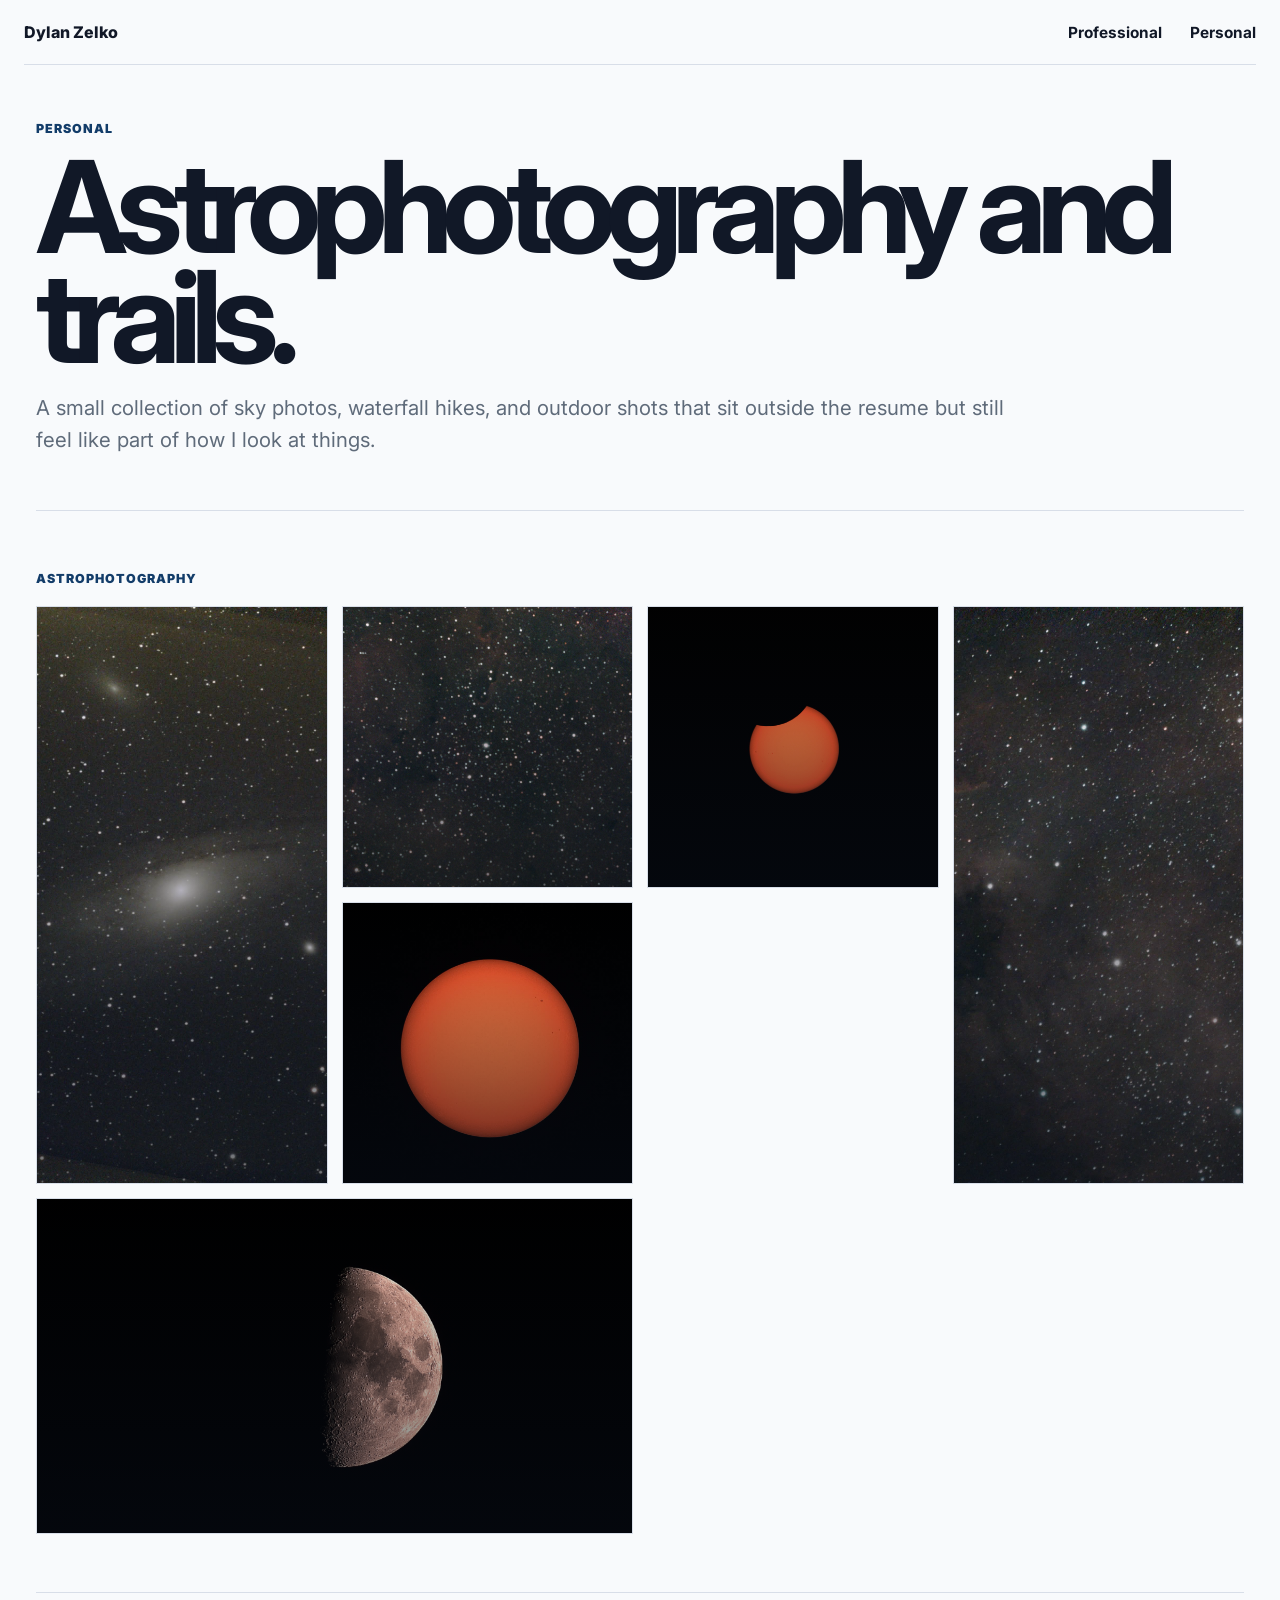
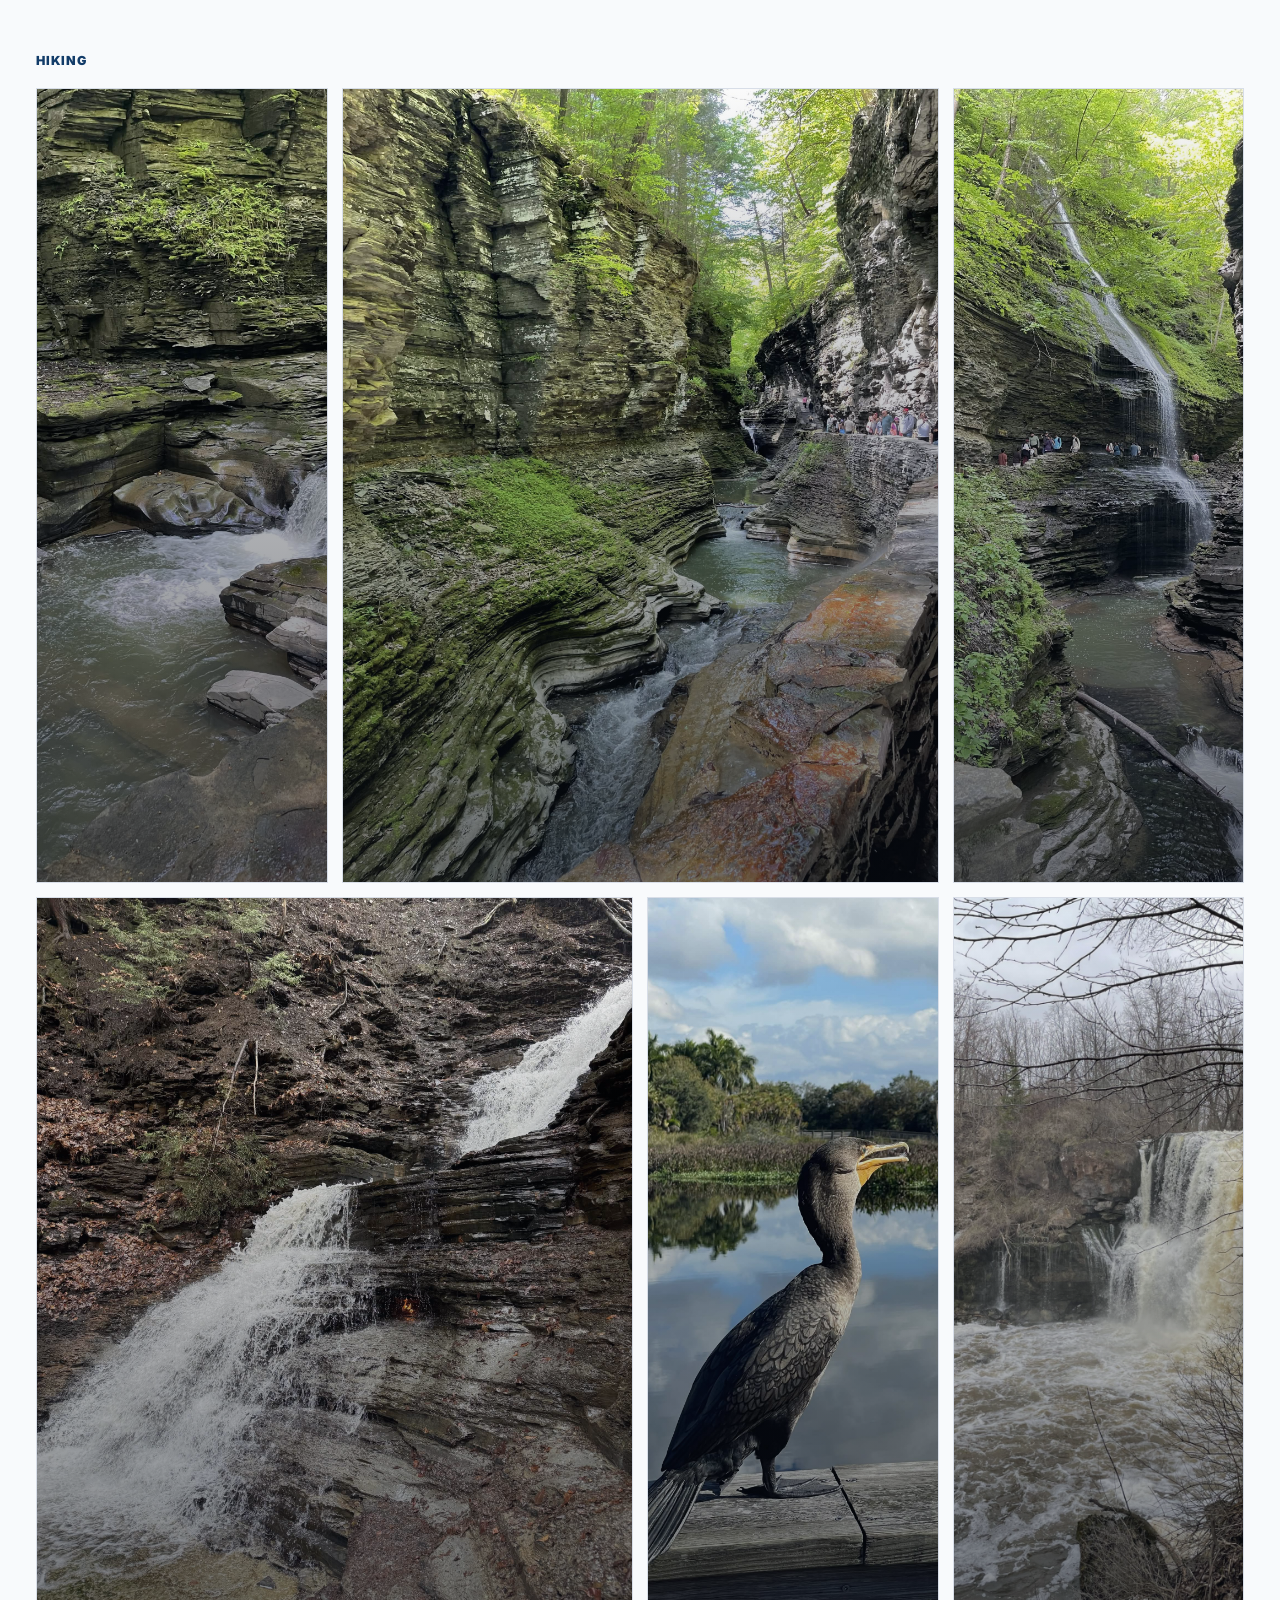
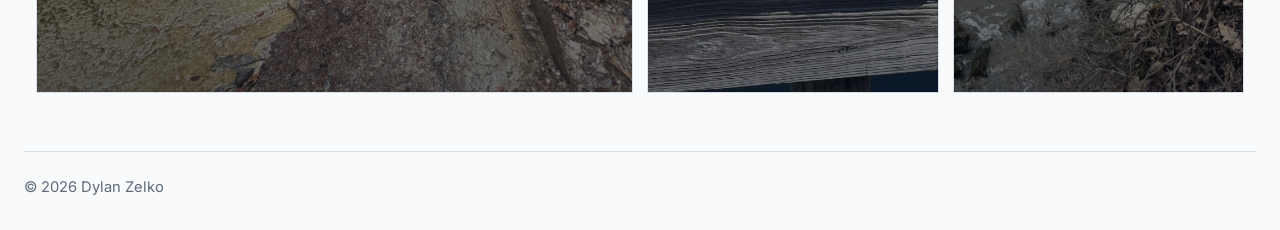
<file: personal.html>
<!DOCTYPE html>
<html lang="en">
<head>
  <meta charset="utf-8">
  <meta name="viewport" content="width=device-width, initial-scale=1">
  <meta name="description" content="Astrophotography and hiking photos by Dylan Zelko.">
  <title>Dylan Zelko | Personal</title>
  <link rel="preconnect" href="https://fonts.googleapis.com">
  <link rel="preconnect" href="https://fonts.gstatic.com" crossorigin>
  <link href="https://fonts.googleapis.com/css2?family=Inter:wght@400;500;600;700;800&display=swap" rel="stylesheet">
  <link rel="stylesheet" href="styles.css?v=20260817-personal-wide-title">
</head>
<body class="personal-page">
  <header class="site-header">
    <a class="brand" href="index.html">Dylan Zelko</a>
    <nav aria-label="Primary navigation">
      <a href="index.html">Professional</a>
      <a class="active" href="personal.html">Personal</a>
    </nav>
  </header>

  <main>
    <section class="personal-intro reveal">
      <div>
        <p class="eyebrow">Personal</p>
        <h1>Astrophotography and trails.</h1>
        <p class="lede">A small collection of sky photos, waterfall hikes, and outdoor shots that sit outside the resume but still feel like part of how I look at things.</p>
      </div>
    </section>

    <section class="section photo-section reveal" id="astrophotography">
      <div class="section-heading">
        <p class="eyebrow">Astrophotography</p>
      </div>
      <div class="gallery-grid">
        <button class="gallery-item tall" data-title="Deep Sky Field" data-image="assets/personal-astro-01.jpg">
          <img src="assets/personal-astro-01.jpg" alt="Astrophotography star field with faint nebula detail">
        </button>
        <button class="gallery-item" data-title="Galaxy Field" data-image="assets/personal-astro-02.jpg">
          <img src="assets/personal-astro-02.jpg" alt="Astrophotography star field with a bright galaxy">
        </button>
        <button class="gallery-item" data-title="Solar Eclipse" data-image="assets/personal-solar-eclipse.jpg">
          <img src="assets/personal-solar-eclipse.jpg" alt="Solar eclipse photo with the sun partially covered">
        </button>
        <button class="gallery-item tall" data-title="Nebula Detail" data-image="assets/personal-astro-03.jpg">
          <img src="assets/personal-astro-03.jpg" alt="Astrophotography image with stars and reddish nebula structure">
        </button>
        <button class="gallery-item" data-title="Solar Disc" data-image="assets/personal-solar-disc.jpg">
          <img src="assets/personal-solar-disc.jpg" alt="Orange solar disc against a black sky">
        </button>
        <button class="gallery-item wide" data-title="Lunar Detail" data-image="assets/personal-moon-detail.png">
          <img src="assets/personal-moon-detail.png" alt="Detailed half moon against a black sky">
        </button>
      </div>
    </section>

    <section class="section photo-section reveal" id="hiking">
      <div class="section-heading">
        <p class="eyebrow">Hiking</p>
      </div>
      <div class="gallery-grid hiking-gallery">
        <button class="gallery-item" data-title="Layered Gorge" data-image="assets/personal-hiking-01.jpg">
          <img src="assets/personal-hiking-01.jpg" alt="Layered rock wall and rushing water in a gorge">
        </button>
        <button class="gallery-item wide" data-title="Watkins Glen Trail" data-image="assets/personal-hiking-02.jpg">
          <img src="assets/personal-hiking-02.jpg" alt="Green gorge trail with stone walls and water below">
        </button>
        <button class="gallery-item" data-title="Waterfall Trail" data-image="assets/personal-hiking-03.jpg">
          <img src="assets/personal-hiking-03.jpg" alt="Tall waterfall flowing through a green rock gorge">
        </button>
        <button class="gallery-item wide" data-title="Cascading Falls" data-image="assets/personal-hiking-04.jpg">
          <img src="assets/personal-hiking-04.jpg" alt="Cascading waterfall over layered rock">
        </button>
        <button class="gallery-item" data-title="Wetlands Wildlife" data-image="assets/personal-wildlife-01.jpg">
          <img src="assets/personal-wildlife-01.jpg" alt="Reflective wetlands scene with blue sky and water">
        </button>
        <button class="gallery-item" data-title="Waterfall Overlook" data-image="assets/personal-waterfall-02.jfif">
          <img src="assets/personal-waterfall-02.jfif" alt="Waterfall rushing through a wooded ravine">
        </button>
      </div>
    </section>
  </main>

  <div class="lightbox" role="dialog" aria-modal="true" aria-label="Gallery preview">
    <button class="lightbox-close" type="button" aria-label="Close preview">&times;</button>
    <div class="lightbox-art"></div>
    <h2></h2>
  </div>

  <footer>
    <span>&copy; <span id="year"></span> Dylan Zelko</span>
  </footer>

  <script src="script.js?v=20260817-personal-redesign"></script>
</body>
</html>
</file>
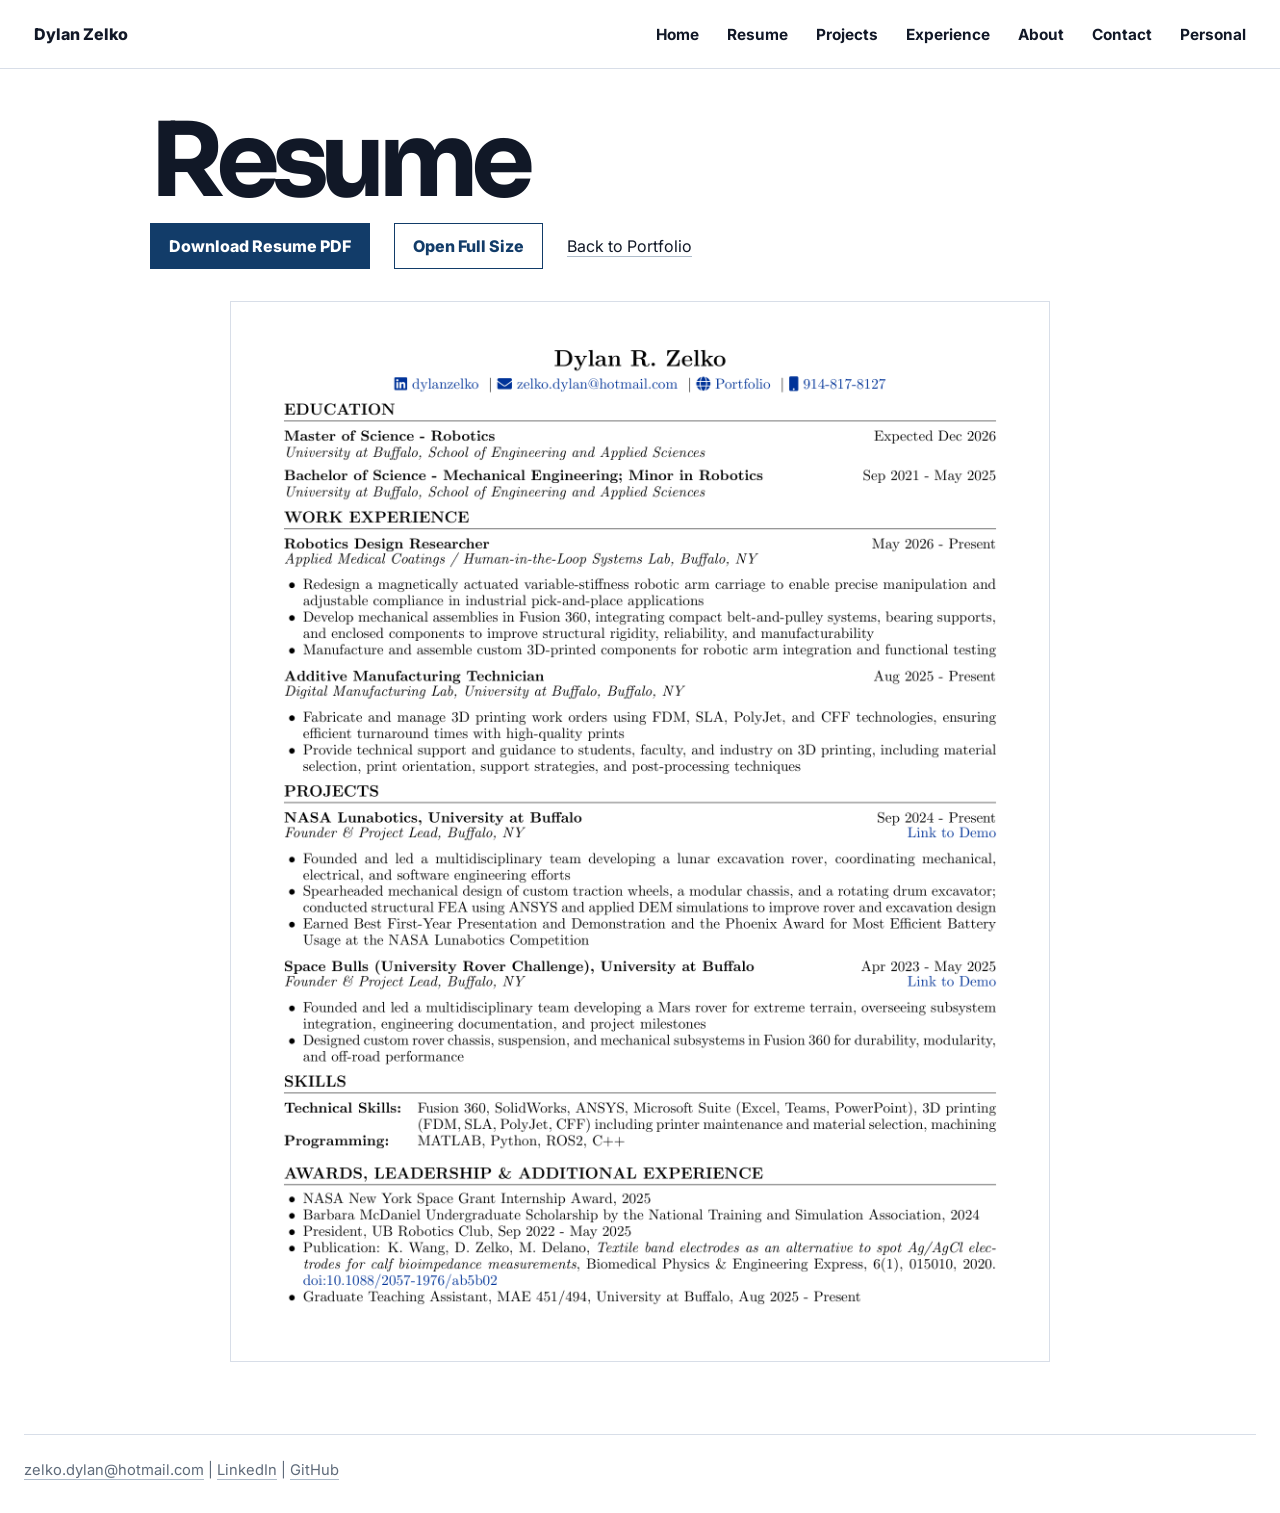
<file: resume.html>
<!DOCTYPE html>
<html lang="en">
<head>
  <meta charset="utf-8">
  <meta name="viewport" content="width=device-width, initial-scale=1">
  <meta name="description" content="Resume for Dylan Zelko, mechanical and robotics engineer.">
  <title>Dylan Zelko | Resume</title>
  <link rel="preconnect" href="https://fonts.googleapis.com">
  <link rel="preconnect" href="https://fonts.gstatic.com" crossorigin>
  <link href="https://fonts.googleapis.com/css2?family=Inter:wght@400;500;600;700;800;900&family=Sora:wght@700;800&display=swap" rel="stylesheet">
  <link rel="stylesheet" href="styles.css?v=20260831-no-fade-resume-size">
</head>
<body class="resume-page">
  <header class="site-nav">
    <a class="brand" href="index.html#top">Dylan Zelko</a>
    <nav aria-label="Primary navigation">
      <a href="index.html#top">Home</a>
      <a href="resume.html">Resume</a>
      <a href="index.html#projects">Projects</a>
      <a href="index.html#experience">Experience</a>
      <a href="index.html#about">About</a>
      <a href="index.html#contact">Contact</a>
      <a href="personal.html">Personal</a>
    </nav>
  </header>

  <main class="resume-main">
    <section class="resume-header reveal">
      <h1>Resume</h1>
      <div class="resume-actions">
        <a class="resume-button" href="resume.pdf" download>Download Resume PDF</a>
        <a class="resume-button secondary" href="resume.pdf" target="_blank" rel="noreferrer">Open Full Size</a>
        <a href="index.html#top">Back to Portfolio</a>
      </div>
    </section>

    <section class="resume-preview reveal" aria-label="Resume preview">
      <img src="assets/resume-preview.png" alt="Resume preview for Dylan Zelko">
    </section>
  </main>

  <footer>
    <a href="mailto:zelko.dylan@hotmail.com">zelko.dylan@hotmail.com</a>
    <span> | </span>
    <a href="https://linkedin.com/in/dylanzelko" target="_blank" rel="noreferrer">LinkedIn</a>
    <span> | </span>
    <a href="https://github.com/dylanzelko" target="_blank" rel="noreferrer">GitHub</a>
  </footer>

  <script src="script.js?v=20260611-projects"></script>
</body>
</html>
</file>
<file: styles.css>
:root {
  --bg: #ffffff;
  --text: #111827;
  --muted: #5f6b7a;
  --navy: #123c69;
  --line: #d8dee8;
  --panel: #f6f8fb;
  --max: 1880px;
}

* {
  box-sizing: border-box;
}

html {
  scroll-behavior: smooth;
}

body {
  margin: 0;
  background: var(--bg);
  color: var(--text);
  font-family: Inter, system-ui, -apple-system, BlinkMacSystemFont, "Segoe UI", sans-serif;
}

a {
  color: inherit;
  text-decoration-color: rgba(18, 60, 105, 0.35);
  text-underline-offset: 4px;
}

.site-nav {
  position: absolute;
  top: 0;
  left: 50%;
  transform: translateX(-50%);
  z-index: 10;
  display: flex;
  align-items: center;
  justify-content: flex-end;
  width: 100%;
  margin: 0;
  padding: 28px 34px;
  background: linear-gradient(180deg, rgba(0, 0, 0, 0.36), rgba(0, 0, 0, 0));
  border-bottom: 0;
  backdrop-filter: none;
  filter: drop-shadow(0 8px 22px rgba(0, 0, 0, 0.28));
}

.brand {
  display: none;
  color: #fff;
  font-weight: 800;
  text-decoration: none;
  text-shadow: 0 2px 16px rgba(0,0,0,0.5);
}

.resume-page .site-nav {
  position: sticky;
  left: auto;
  transform: none;
  justify-content: space-between;
  padding: 24px 34px;
  background: rgba(255, 255, 255, 0.94);
  border-bottom: 1px solid var(--line);
  filter: none;
}

.resume-page .brand {
  display: block;
  color: var(--text);
  text-shadow: none;
}

.resume-page nav a {
  color: var(--text);
  text-shadow: none;
}

.resume-page nav a::after {
  background: var(--navy);
}

nav {
  display: flex;
  gap: 28px;
  justify-content: flex-end;
}

nav a {
  position: relative;
  color: #fff;
  font-size: 0.96rem;
  font-weight: 700;
  text-decoration: none;
  text-shadow:
    0 1px 3px rgba(0,0,0,0.9),
    0 4px 18px rgba(0,0,0,0.65);
  transition: color 0.2s ease, transform 0.2s ease;
}

nav a::after {
  content: "";
  position: absolute;
  left: 0;
  right: 0;
  bottom: -7px;
  height: 2px;
  background: #fff;
  transform: scaleX(0);
  transform-origin: right;
  transition: transform 0.22s ease;
}

nav a:hover {
  color: #ffffff;
  transform: translateY(-1px);
}

nav a:hover::after {
  transform: scaleX(1);
  transform-origin: left;
}

main,
footer {
  width: min(var(--max), calc(100% - 48px));
  margin: 0 auto;
}

.photo-hero {
  position: relative;
  left: 50%;
  width: 100vw;
  min-height: calc(100vh - 72px);
  display: grid;
  align-items: end;
  overflow: hidden;
  margin-top: 0;
  margin-left: -50vw;
  border: 0;
  background: #000;
}

.photo-hero img {
  position: absolute;
  inset: 0;
  width: 100%;
  height: 100%;
  object-fit: cover;
  object-position: center 46%;
}

.photo-hero-content {
  position: relative;
  z-index: 1;
  max-width: 880px;
  padding: clamp(28px, 6vw, 64px);
  color: #fff;
  text-shadow: 0 2px 22px rgba(0, 0, 0, 0.72);
}

.photo-hero .kicker {
  color: #fff;
}

.photo-hero-content p:not(.kicker) {
  max-width: 760px;
  color: rgba(255, 255, 255, 0.9);
  font-size: clamp(1.02rem, 1.55vw, 1.24rem);
  line-height: 1.55;
}

.hero-contact {
  display: flex;
  flex-wrap: wrap;
  gap: 10px 22px;
  margin-top: 24px;
}

.hero-contact a {
  color: #fff;
  font-weight: 800;
  text-decoration-color: rgba(255, 255, 255, 0.55);
}

.kicker {
  margin: 0 0 12px;
  color: var(--navy);
  font-size: 1rem;
  font-weight: 800;
}

h1,
h2,
h3,
p {
  margin-top: 0;
}

h1 {
  margin-bottom: 34px;
  font-family: Sora, Inter, sans-serif;
  font-size: clamp(4.2rem, 12vw, 8.8rem);
  line-height: 0.92;
  letter-spacing: -0.08em;
}

.photo-hero h1 {
  margin-bottom: 22px;
  margin-left: -0.07em;
}

h2 {
  margin-bottom: 16px;
  font-size: clamp(1.55rem, 3vw, 2.35rem);
  letter-spacing: -0.03em;
}

h3 {
  margin-bottom: 8px;
  font-size: 1.12rem;
}

p,
li {
  color: var(--muted);
  line-height: 1.65;
}

.split-section {
  display: grid;
  grid-template-columns: repeat(2, minmax(0, 1fr));
  gap: 28px;
}

.split-section > div {
  padding-top: 24px;
  border-top: 1px solid var(--line);
}

.content-section {
  padding: 48px 0;
  border-top: 1px solid var(--line);
}

.project-section {
  position: relative;
  left: 50%;
  width: 100vw;
  margin-left: -50vw;
  padding: 62px 0;
}

.project-section .section-row,
.project-section .project-list {
  width: min(var(--max), calc(100vw - 48px));
  margin-left: auto;
  margin-right: auto;
}

.experience-list {
  display: grid;
  gap: 0;
  margin-top: 28px;
  border-top: 1px solid var(--line);
}

.experience-list article {
  position: relative;
  display: grid;
  grid-template-columns: 220px minmax(0, 1fr);
  gap: 36px;
  padding: 28px 0 28px 34px;
  border-bottom: 1px solid var(--line);
}

#experience .experience-list article:has(.experience-photo) {
  grid-template-columns: minmax(280px, 0.72fr) minmax(0, 1fr) 180px;
  grid-template-rows: 1fr auto 1fr;
  column-gap: 34px;
  row-gap: 0;
  align-items: start;
  padding: 30px 0;
}

.experience-list article::before {
  content: "";
  position: absolute;
  left: 8px;
  top: 0;
  bottom: 0;
  width: 2px;
  background: var(--line);
}

.experience-list article::after {
  content: "";
  position: absolute;
  left: 1px;
  top: 34px;
  width: 16px;
  height: 16px;
  border: 3px solid var(--navy);
  border-radius: 50%;
  background: #fff;
}

.experience-list time {
  color: var(--navy);
  font-size: 0.82rem;
  font-weight: 900;
  letter-spacing: 0.08em;
  text-transform: uppercase;
}

.experience-photo {
  width: 100%;
  aspect-ratio: 16 / 10;
  object-fit: cover;
  border: 1px solid var(--line);
  background: var(--panel);
}

.experience-photo.experience-logo {
  object-fit: contain;
  padding: 20px;
  background: #fff;
}

#experience .experience-list article .experience-photo {
  grid-column: 1;
  grid-row: 1 / -1;
}

#experience .experience-list article:has(.experience-photo) time {
  grid-column: 3;
  grid-row: 2;
  align-self: start;
  padding-top: 3px;
}

#experience .experience-list article:has(.experience-photo) div {
  grid-column: 2;
  grid-row: 2;
}

#experience .experience-list article:has(.experience-photo) time {
  margin-top: 0;
}

#experience .experience-list article:has(.experience-photo)::before,
#experience .experience-list article:has(.experience-photo)::after {
  display: none;
}

.experience-list h3 {
  margin-bottom: 6px;
}

.experience-list p {
  max-width: 820px;
  margin: 0;
}

.timeline-axis {
  display: grid;
  grid-template-columns: repeat(4, 1fr);
  margin: 0 0 18px;
  padding-bottom: 10px;
  border-bottom: 2px solid #111827;
  color: #111827;
  font-weight: 900;
}

.duration-timeline article {
  display: grid;
  grid-template-columns: minmax(0, 0.42fr) minmax(340px, 0.58fr);
  gap: 34px;
  align-items: center;
}

.duration-timeline article.right {
  grid-template-columns: minmax(340px, 0.58fr) minmax(0, 0.42fr);
}

.duration-card {
  padding: 20px 22px;
  border: 1px solid var(--line);
  background: #fff;
  box-shadow: 0 14px 32px rgba(15, 23, 42, 0.07);
}

.duration-card span {
  display: block;
  margin-bottom: 8px;
  color: var(--navy);
  font-size: 0.78rem;
  font-weight: 900;
  letter-spacing: 0.08em;
  text-transform: uppercase;
}

.duration-card h3 {
  margin: 0 0 8px;
}

.duration-card p {
  margin: 0;
}

.duration-line {
  position: relative;
  height: 58px;
  border-top: 4px solid #111827;
}

.duration-line::before,
.duration-line::after {
  content: "";
  position: absolute;
  top: -14px;
  width: 20px;
  height: 20px;
  border: 4px solid #111827;
  border-radius: 50%;
  background: #fff;
}

.duration-line::before {
  left: var(--start);
}

.duration-line::after {
  left: var(--end);
  transform: translateX(-100%);
}

.duration-timeline article.left .duration-line {
  grid-column: 2;
  grid-row: 1;
}

.duration-timeline article.left .duration-card {
  grid-column: 1;
  grid-row: 1;
}

.duration-timeline article.right .duration-line {
  grid-column: 1;
  grid-row: 1;
}

.duration-timeline article.right .duration-card {
  grid-column: 2;
  grid-row: 1;
}

time {
  color: var(--navy);
  font-weight: 800;
}

.section-row {
  display: flex;
  align-items: center;
  justify-content: space-between;
  gap: 20px;
}

.section-row > a {
  color: var(--navy);
  font-weight: 700;
}

.project-list {
  display: grid;
  grid-template-columns: repeat(3, minmax(0, 1fr));
  gap: 18px;
}

.project-list article {
  min-width: 0;
}

.project-photo {
  position: relative;
  display: block;
  width: 100%;
  padding: 0;
  border: 1px solid var(--line);
  background: #fff;
  color: #fff;
  cursor: pointer;
  overflow: hidden;
  text-align: left;
}

.project-photo img,
.project-photo video {
  display: block;
  width: 100%;
  aspect-ratio: 16 / 9;
  object-fit: cover;
  transition: transform 0.35s ease, filter 0.35s ease;
}

.project-photo video {
  object-fit: cover;
  object-position: center 46%;
}

.project-photo::after {
  content: "";
  position: absolute;
  inset: 0;
  background: linear-gradient(180deg, transparent 45%, rgba(0, 0, 0, 0.72));
  opacity: 0.9;
  transition: opacity 0.25s ease;
}

.project-photo span {
  position: absolute;
  left: 16px;
  right: 16px;
  bottom: 16px;
  z-index: 1;
  font-size: clamp(0.92rem, 1vw, 1.12rem);
  line-height: 1.15;
  font-weight: 900;
  text-shadow: 0 2px 12px rgba(0, 0, 0, 0.72);
}

.project-photo:hover img,
.project-photo:hover video {
  transform: scale(1.035);
  filter: contrast(1.05);
}

.project-photo:hover::after {
  opacity: 0.72;
}

.image-lightbox {
  position: fixed;
  inset: 0;
  z-index: 50;
  display: none;
  place-items: center;
  padding: 34px;
  background: rgba(0, 0, 0, 0.86);
  overflow-y: auto;
}

.image-lightbox.open {
  display: grid;
}

.project-sheet {
  display: grid;
  grid-template-columns: 1fr;
  width: min(1020px, 94vw);
  max-height: 92vh;
  overflow: auto;
  background: #fff;
  box-shadow: 0 24px 80px rgba(0, 0, 0, 0.45);
}

.project-story {
  display: grid;
  grid-template-columns: minmax(0, 1fr) minmax(0, 1fr);
  grid-template-areas:
    "intro main"
    "details details";
  column-gap: clamp(24px, 4vw, 44px);
  row-gap: clamp(28px, 5vw, 54px);
  padding: clamp(28px, 5vw, 56px);
  align-items: start;
}

.project-case-media {
  display: contents;
}

.project-main-media {
  grid-area: main;
  display: grid;
  place-items: center;
  min-height: 0;
  aspect-ratio: 4 / 3;
  overflow: hidden;
  background: #f4f5f7;
  border: 1px solid var(--line);
}

.project-main-media img,
.project-main-media video {
  width: 100%;
  height: 100%;
  max-height: none;
  object-fit: cover;
  object-position: center center;
  display: block;
}

.project-main-media video {
  background: #f4f5f7;
}

.project-main-media img[hidden],
.project-main-media video[hidden] {
  display: none;
}

.project-supporting-media {
  grid-area: support;
  display: none;
  grid-template-columns: 1fr;
  gap: clamp(18px, 3vw, 30px);
  background: #fff;
}

.project-media-thumb {
  position: relative;
  aspect-ratio: 4 / 3;
  padding: 0;
  overflow: hidden;
  border: 1px solid var(--line);
  background: #fff;
}

.project-media-thumb img,
.project-media-thumb video {
  width: 100%;
  height: 100%;
  display: block;
  object-fit: cover;
  background: #fff;
}

.project-sheet-body {
  padding: 0;
  align-self: start;
}

.project-intro {
  grid-area: intro;
}

.project-sheet-body h2 {
  max-width: 480px;
  margin-bottom: 18px;
  color: var(--text);
  font-size: clamp(2rem, 4.4vw, 3.7rem);
  line-height: 1;
}

.sheet-role {
  margin: 0 0 10px;
  color: var(--navy);
  font-size: 0.78rem;
  font-weight: 900;
  letter-spacing: 0.12em;
  text-transform: uppercase;
}

.sheet-description {
  max-width: 460px;
  color: var(--muted);
  font-size: 0.94rem;
  line-height: 1.65;
}

.project-detail-body {
  grid-area: details;
  display: grid;
  gap: 22px;
  padding: 0;
  border-top: 1px solid var(--line);
  padding-top: clamp(18px, 3vw, 28px);
}

.project-detail-body h3 {
  margin: 0;
  color: var(--text);
  font-size: clamp(1.1rem, 1.7vw, 1.35rem);
  letter-spacing: 0;
}

.sheet-tools {
  display: flex;
  flex-wrap: wrap;
  gap: 8px;
  margin: 0;
}

.sheet-tools span {
  padding: 7px 10px;
  border: 1px solid var(--line);
  border-radius: 999px;
  color: var(--navy);
  font-size: 0.78rem;
  font-weight: 800;
}

.project-extra-media {
  display: grid;
  grid-template-columns: repeat(2, minmax(0, 1fr));
  gap: clamp(12px, 2vw, 18px);
  margin-top: 6px;
}

.project-extra-media:empty {
  display: none;
}

.project-extra-item {
  aspect-ratio: 4 / 3;
  overflow: hidden;
  border: 1px solid var(--line);
  background: #fff;
}

.project-extra-item img,
.project-extra-item video {
  width: 100%;
  height: 100%;
  display: block;
  object-fit: cover;
  object-position: center;
}

.project-media-zoom {
  width: 100%;
  height: 100%;
  display: block;
  padding: 0;
  border: 0;
  background: transparent;
  cursor: zoom-in;
}

.project-media-zoom img {
  transition: transform 180ms ease;
}

.project-media-zoom:hover img,
.project-media-zoom:focus-visible img {
  transform: scale(1.03);
}

.project-media-zoom:focus-visible {
  outline: 3px solid var(--accent);
  outline-offset: -3px;
}

.project-main-media img:not([hidden]) {
  cursor: zoom-in;
}


.project-narrative {
  display: grid;
  gap: clamp(22px, 4vw, 38px);
  margin: 0 0 8px;
}

.project-story-row {
  display: grid;
  grid-template-columns: minmax(0, 0.95fr) minmax(280px, 1.05fr);
  gap: clamp(18px, 4vw, 42px);
  align-items: center;
}

.project-story-row.stacked {
  grid-template-columns: 1fr;
}

.project-story-row.stacked .project-story-copy {
  max-width: 100%;
}

.project-story-row.stacked .project-story-media {
  order: 2;
}

.project-story-row.reverse .project-story-copy {
  order: 2;
}

.project-story-row.reverse .project-story-media {
  order: 1;
}

.project-story-copy {
  max-width: 480px;
}

.project-story-copy p {
  margin: 0;
  color: var(--muted);
  font-size: clamp(0.98rem, 1.4vw, 1.12rem);
  line-height: 1.82;
}

.project-story-media {
  aspect-ratio: 4 / 3;
  overflow: hidden;
  border: 1px solid var(--line);
  background: #fff;
}

.project-story-media img,
.project-story-media video {
  width: 100%;
  height: 100%;
  display: block;
  object-fit: cover;
  object-position: center;
}

.project-story-media .project-media-zoom img,
.project-extra-item .project-media-zoom img {
  width: 100%;
  height: 100%;
  display: block;
  object-fit: cover;
  object-position: center;
}

.sheet-videos {
  display: grid;
  gap: 18px;
  margin-top: 28px;
}

.sheet-video {
  border-top: 1px solid var(--line);
  padding-top: 18px;
}

.sheet-video p {
  margin: 0 0 10px;
  color: var(--navy);
  font-size: 0.78rem;
  font-weight: 900;
  letter-spacing: 0.08em;
  text-transform: uppercase;
}

.sheet-video video {
  width: 100%;
  max-height: 460px;
  display: block;
  background: #0f172a;
}

.image-lightbox-close {
  position: fixed;
  top: 20px;
  right: 22px;
  width: 44px;
  height: 44px;
  border: 1px solid rgba(255, 255, 255, 0.42);
  border-radius: 50%;
  background: rgba(0, 0, 0, 0.24);
  color: #fff;
  font-size: 1.8rem;
  line-height: 1;
  cursor: pointer;
}

.image-lightbox-close:hover {
  background: rgba(255, 255, 255, 0.14);
}

.project-nav-button,
.project-fullscreen-nav {
  position: fixed;
  z-index: 70;
  top: 50%;
  width: 48px;
  height: 64px;
  border: 1px solid rgba(255, 255, 255, 0.42);
  background: rgba(0, 0, 0, 0.28);
  color: #fff;
  font-size: 3rem;
  line-height: 1;
  cursor: pointer;
  transform: translateY(-50%);
}

.project-nav-button:hover,
.project-nav-button:focus-visible,
.project-fullscreen-nav:hover,
.project-fullscreen-nav:focus-visible {
  background: rgba(255, 255, 255, 0.16);
}

.project-nav-prev,
.project-fullscreen-prev {
  left: 22px;
}

.project-nav-next,
.project-fullscreen-next {
  right: 22px;
}

.project-fullscreen {
  position: fixed;
  inset: 0;
  z-index: 80;
  display: none;
  place-items: center;
  padding: 34px;
  background: rgba(0, 0, 0, 0.92);
}

.project-fullscreen.open {
  display: grid;
}

.project-fullscreen-nav {
  z-index: 90;
}

.project-fullscreen img {
  max-width: 96vw;
  max-height: 90vh;
  display: block;
  object-fit: contain;
}

.project-fullscreen-close {
  position: fixed;
  top: 20px;
  right: 22px;
  width: 44px;
  height: 44px;
  border: 1px solid rgba(255, 255, 255, 0.42);
  border-radius: 50%;
  background: rgba(0, 0, 0, 0.24);
  color: #fff;
  font-size: 1.8rem;
  line-height: 1;
  cursor: pointer;
}

.project-fullscreen-close:hover {
  background: rgba(255, 255, 255, 0.14);
}

.plain-list {
  margin: 0;
  padding-left: 1.2rem;
}

.section-photo {
  display: block;
  width: 100%;
  aspect-ratio: 16 / 9;
  margin: 0 0 22px;
  border: 1px solid var(--line);
  object-fit: cover;
  object-position: center;
}

.skill-logo-grid {
  display: grid;
  grid-template-columns: repeat(3, minmax(0, 1fr));
  gap: 12px;
  margin-top: 28px;
}

.skill-logo {
  display: flex;
  align-items: center;
  gap: 12px;
  min-height: 82px;
  padding: 14px;
  border: 1px solid var(--line);
  background: #fff;
}

.skill-logo img {
  width: 54px;
  height: 54px;
  flex: 0 0 auto;
  object-fit: contain;
}

.skill-logo strong {
  color: var(--text);
  font-size: 0.9rem;
  line-height: 1.15;
}

.contact-section {
  padding: 52px 0 74px;
  border-top: 1px solid var(--line);
}

.contact-section a {
  color: var(--navy);
  font-size: 1.15rem;
  font-weight: 800;
}

.resume-main {
  width: min(980px, calc(100% - 48px));
  padding: 46px 0 72px;
}

.resume-header {
  display: grid;
  gap: 14px;
  padding-bottom: 32px;
}

.resume-header h1 {
  margin: 0;
  color: var(--text);
  font-size: clamp(3.4rem, 8vw, 7rem);
}

.resume-actions {
  display: flex;
  flex-wrap: wrap;
  gap: 16px 24px;
  align-items: center;
}

.resume-button {
  display: inline-flex;
  align-items: center;
  min-height: 46px;
  padding: 0 18px;
  border: 1px solid var(--navy);
  background: var(--navy);
  color: #fff;
  font-weight: 800;
  text-decoration: none;
}

.resume-button.secondary {
  background: #fff;
  color: var(--navy);
}

.resume-preview {
  max-width: 820px;
  margin: 0 auto;
  border: 1px solid var(--line);
  background: var(--panel);
}

.resume-preview img {
  display: block;
  width: 100%;
  height: auto;
  background: #fff;
}

.site-header {
  position: sticky;
  top: 0;
  z-index: 20;
  display: flex;
  align-items: center;
  justify-content: space-between;
  width: min(var(--max), calc(100% - 48px));
  margin: 0 auto;
  padding: 22px 0;
  background: rgba(255, 255, 255, 0.92);
  border-bottom: 1px solid var(--line);
  backdrop-filter: blur(16px);
}

.site-header .brand {
  display: block;
  color: var(--text);
  text-shadow: none;
}

.site-header nav a {
  color: var(--text);
  text-shadow: none;
}

.site-header nav a::after {
  background: var(--navy);
}

.personal-hero {
  display: grid;
  grid-template-columns: minmax(0, 1fr) minmax(280px, 0.42fr);
  gap: 36px;
  align-items: end;
  min-height: 420px;
  padding: 72px 0 54px;
}

.personal-page {
  background: #f8fafc;
}

.personal-page main {
  width: min(1540px, calc(100% - 72px));
}

.personal-page .site-header {
  background: rgba(248, 250, 252, 0.92);
}

.personal-intro {
  display: block;
  min-height: 34vh;
  padding: 54px 0 34px;
}

.personal-intro h1 {
  max-width: 1360px;
  margin: 0 0 20px;
  color: var(--text);
  font-size: clamp(4.4rem, 10vw, 10.8rem);
  line-height: 0.86;
}

.personal-intro .lede {
  max-width: 980px;
}

.personal-section-links {
  display: flex;
  flex-direction: column;
  gap: 10px;
  min-width: 230px;
}

.personal-section-links a {
  display: flex;
  align-items: center;
  justify-content: space-between;
  min-height: 48px;
  padding: 0 16px;
  border: 1px solid var(--line);
  background: #fff;
  color: var(--text);
  font-weight: 900;
  text-decoration: none;
  transition: border-color 0.2s ease, color 0.2s ease, transform 0.2s ease;
}

.personal-section-links a::after {
  content: "->";
  color: var(--navy);
}

.personal-section-links a:hover {
  border-color: var(--navy);
  color: var(--navy);
  transform: translateX(3px);
}

.photo-section {
  padding: 42px 0;
}

.photo-section .section-heading {
  display: block;
}

.photo-section .section-heading h2 {
  max-width: 1260px;
  font-size: clamp(2.6rem, 5.4vw, 6.4rem);
}

.hero-copy h1 {
  max-width: 900px;
  margin: 0 0 18px;
  font-size: clamp(3rem, 7vw, 7rem);
  line-height: 0.92;
}

.lede {
  max-width: 720px;
  color: var(--muted);
  font-size: clamp(1.05rem, 1.6vw, 1.35rem);
  line-height: 1.55;
}

.hero-panel {
  padding: 24px;
  border: 1px solid var(--line);
  background: var(--panel);
}

.hero-panel strong {
  display: block;
  margin: 10px 0 12px;
  color: var(--text);
  font-size: 1.2rem;
}

.hero-panel p {
  margin: 0;
  color: var(--muted);
  line-height: 1.6;
}

.panel-label,
.eyebrow {
  display: block;
  color: var(--navy);
  font-size: 0.78rem;
  font-weight: 900;
  letter-spacing: 0.08em;
  text-transform: uppercase;
}

.section {
  padding: 58px 0;
  border-top: 1px solid var(--line);
}

.section-heading {
  display: grid;
  gap: 8px;
  margin-bottom: 16px;
}

.section-heading h2 {
  margin: 0;
  color: var(--text);
  font-size: clamp(2rem, 3vw, 3.1rem);
  line-height: 1.02;
}

.gallery-grid {
  display: grid;
  grid-template-columns: repeat(4, minmax(0, 1fr));
  grid-auto-flow: dense;
  gap: 14px;
}

.gallery-item {
  position: relative;
  min-height: 280px;
  padding: 0;
  border: 1px solid var(--line);
  background: #0b1220;
  overflow: hidden;
  cursor: pointer;
}

.gallery-item.wide {
  grid-column: span 2;
}

.gallery-item.tall {
  grid-row: span 2;
  min-height: 574px;
}

.gallery-item img {
  display: block;
  width: 100%;
  height: 100%;
  min-height: inherit;
  object-fit: cover;
  object-position: center;
  transition: transform 0.28s ease, filter 0.28s ease;
}

.gallery-item::after {
  content: "";
  position: absolute;
  inset: 0;
  background: linear-gradient(180deg, rgba(7, 12, 22, 0.02), rgba(7, 12, 22, 0.58));
  pointer-events: none;
}

.gallery-item span {
  position: absolute;
  left: 16px;
  right: 16px;
  bottom: 14px;
  z-index: 1;
  color: #fff;
  font-weight: 900;
  text-align: left;
  text-shadow: 0 2px 16px rgba(0, 0, 0, 0.65);
}

.hiking-gallery .gallery-item:nth-child(2) img,
.hiking-gallery .gallery-item:nth-child(3) img,
.hiking-gallery .gallery-item:nth-child(4) img {
  object-position: center;
}

.gallery-item:hover img {
  transform: scale(1.035);
  filter: contrast(1.04) saturate(1.04);
}

.lightbox {
  position: fixed;
  inset: 0;
  z-index: 60;
  display: none;
  place-items: center;
  padding: 34px;
  background: rgba(0, 0, 0, 0.9);
}

.lightbox.open {
  display: grid;
}

.lightbox-close {
  position: fixed;
  top: 20px;
  right: 22px;
  z-index: 2;
  width: 44px;
  height: 44px;
  border: 1px solid rgba(255, 255, 255, 0.42);
  border-radius: 50%;
  background: rgba(0, 0, 0, 0.24);
  color: #fff;
  font-size: 1.8rem;
  line-height: 1;
  cursor: pointer;
}

.lightbox-art {
  width: min(1180px, 92vw);
  height: min(76vh, 760px);
  background-position: center;
  background-repeat: no-repeat;
  background-size: contain;
}

.lightbox h2 {
  margin: 18px 0 0;
  color: #fff;
  font-size: 1.1rem;
  text-align: center;
}

.maker-grid {
  display: grid;
  grid-template-columns: repeat(3, minmax(0, 1fr));
  gap: 16px;
}

.maker-grid article {
  padding: 20px;
  border: 1px solid var(--line);
  background: var(--panel);
}

.maker-grid h3,
.maker-grid p {
  margin-top: 0;
}

.maker-grid p {
  margin-bottom: 0;
  color: var(--muted);
  line-height: 1.6;
}

footer {
  padding: 26px 0 34px;
  border-top: 1px solid var(--line);
  color: var(--muted);
  font-size: 0.92rem;
}

.reveal {
  opacity: 1;
  transform: none;
  transition: none;
}

.reveal.visible {
  opacity: 1;
  transform: none;
}

@media (max-width: 900px) {
  .site-nav {
    align-items: flex-start;
    flex-direction: column;
    gap: 14px;
  }

  nav {
    max-width: 100%;
    overflow-x: auto;
  }

  .summary-grid,
  .split-section,
  .personal-hero,
  .personal-intro,
  .maker-grid {
    grid-template-columns: 1fr;
  }

  .project-list {
    grid-template-columns: 1fr;
  }

  .gallery-grid {
    grid-template-columns: repeat(2, minmax(0, 1fr));
  }

  .project-sheet {
    grid-template-columns: 1fr;
    max-height: none;
  }

  .project-story {
    grid-template-columns: 1fr;
    grid-template-areas:
      "intro"
      "main"
      "support"
      "details";
  }

  .project-main-media {
    aspect-ratio: auto;
    min-height: 320px;
  }

  .project-main-media img,
  .project-main-media video {
    min-height: 0;
    max-height: 48vh;
  }

  .project-supporting-media {
    grid-template-columns: repeat(2, minmax(0, 1fr));
  }

  .project-story-row,
  .project-story-row.reverse {
    grid-template-columns: 1fr;
  }

  .project-story-row.reverse .project-story-copy,
  .project-story-row.reverse .project-story-media {
    order: initial;
  }

  .project-nav-button,
  .project-fullscreen-nav {
    width: 42px;
    height: 54px;
    font-size: 2.4rem;
  }

  .project-nav-prev,
  .project-fullscreen-prev {
    left: 10px;
  }

  .project-nav-next,
  .project-fullscreen-next {
    right: 10px;
  }

  .project-extra-media {
    grid-template-columns: 1fr;
  }
}

@media (max-width: 640px) {
  main,
  footer,
  .site-nav {
    width: calc(100% - 28px);
  }

  .personal-page main {
    width: calc(100% - 28px);
  }

  h1 {
    font-size: clamp(3.8rem, 19vw, 5.6rem);
  }

  .personal-intro {
    min-height: auto;
    padding: 34px 0 28px;
  }

  .personal-intro h1 {
    font-size: clamp(3.8rem, 18vw, 6rem);
  }

  .project-list {
    grid-template-columns: 1fr;
  }

  .project-supporting-media {
    grid-template-columns: 1fr;
  }

  .experience-list article {
    grid-template-columns: 1fr;
    gap: 10px;
    padding-left: 30px;
  }

  #experience .experience-list article:has(.experience-photo) {
    grid-template-columns: 1fr;
    padding-left: 0;
  }

  #experience .experience-list article .experience-photo,
  #experience .experience-list article time,
  #experience .experience-list article div {
    grid-column: 1;
    grid-row: auto;
  }

  .experience-photo {
    margin-bottom: 8px;
  }

  .skill-logo-grid {
    grid-template-columns: repeat(2, minmax(0, 1fr));
  }

  .site-header {
    width: calc(100% - 28px);
    align-items: flex-start;
    flex-direction: column;
    gap: 14px;
  }

  .gallery-grid {
    grid-template-columns: 1fr;
  }

  .gallery-item,
  .gallery-item.tall {
    grid-column: auto;
    grid-row: auto;
    min-height: 280px;
  }
}

@media (prefers-reduced-motion: reduce) {
  html {
    scroll-behavior: auto;
  }

  .reveal {
    opacity: 1;
    transform: none;
    transition: none;
  }
}
</file>
